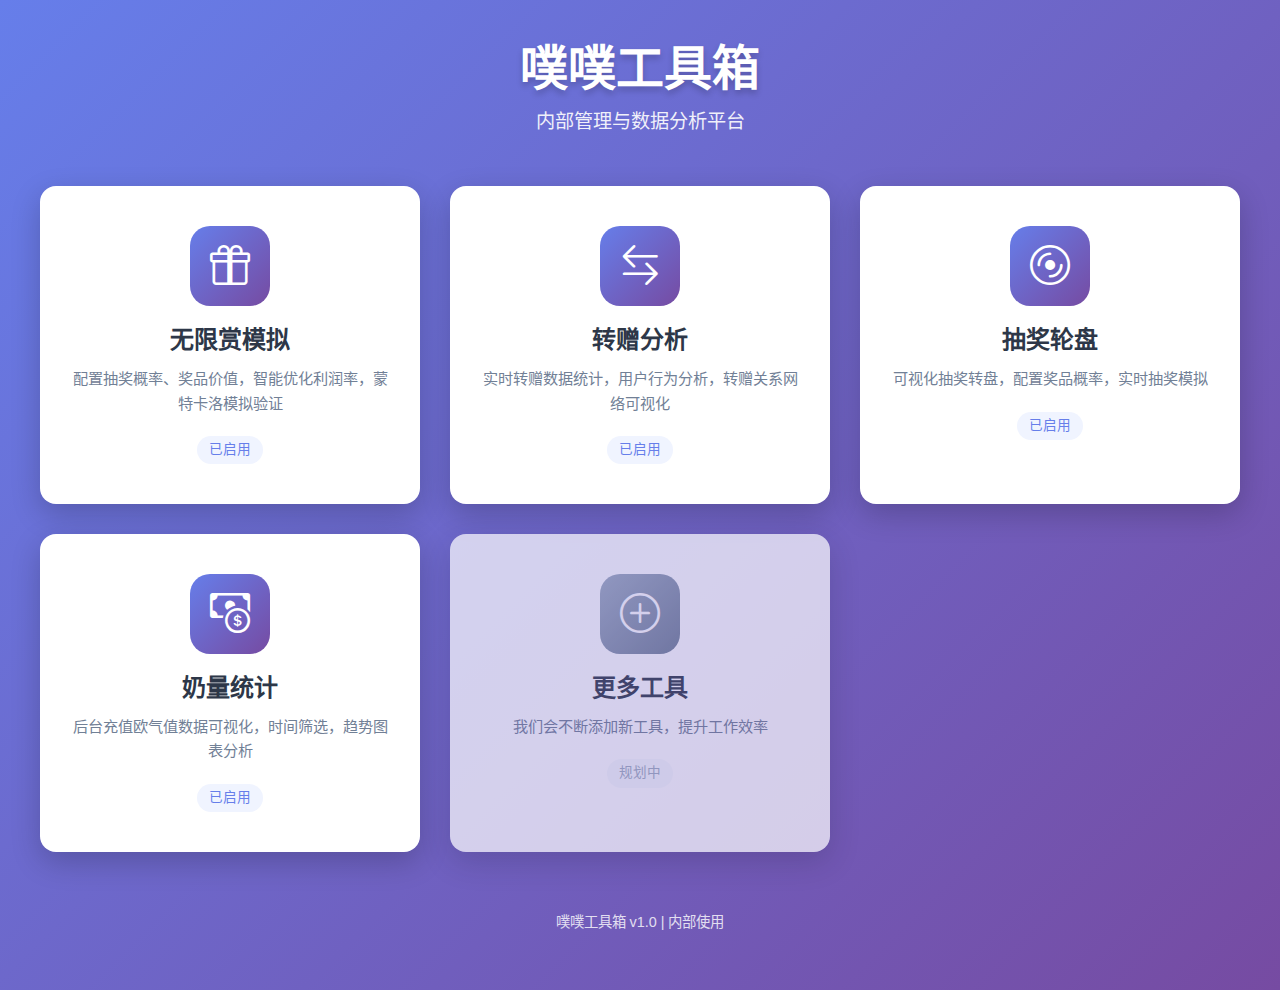
<file: index.html>
<!DOCTYPE html>
<html lang="zh-CN">
<head>
    <meta charset="UTF-8">
    <meta name="viewport" content="width=device-width, initial-scale=1.0">
    <title>噗噗工具箱</title>

    <link href="https://cdn.jsdelivr.net/npm/bootstrap@5.3.0/dist/css/bootstrap.min.css" rel="stylesheet">
    <link rel="stylesheet" href="https://cdn.jsdelivr.net/npm/bootstrap-icons@1.11.0/font/bootstrap-icons.css">

    <style>
        * {
            margin: 0;
            padding: 0;
            box-sizing: border-box;
        }

        body {
            background: linear-gradient(135deg, #667eea 0%, #764ba2 100%);
            min-height: 100vh;
            font-family: 'Microsoft YaHei', 'Segoe UI', -apple-system, BlinkMacSystemFont, sans-serif;
            padding: 40px 20px;
        }

        .toolbox-container {
            max-width: 1200px;
            margin: 0 auto;
        }

        .header {
            text-align: center;
            color: white;
            margin-bottom: 50px;
            animation: fadeInDown 0.8s ease-out;
        }

        .header h1 {
            font-size: 3rem;
            font-weight: 700;
            margin-bottom: 10px;
            text-shadow: 0 4px 6px rgba(0, 0, 0, 0.2);
        }

        .header p {
            font-size: 1.2rem;
            opacity: 0.9;
        }

        .tools-grid {
            display: grid;
            grid-template-columns: repeat(auto-fit, minmax(320px, 1fr));
            gap: 30px;
            animation: fadeInUp 0.8s ease-out 0.2s both;
        }

        .tool-card {
            background: white;
            border-radius: 16px;
            padding: 40px 30px;
            text-align: center;
            box-shadow: 0 10px 30px rgba(0, 0, 0, 0.2);
            transition: all 0.3s ease;
            cursor: pointer;
            text-decoration: none;
            color: inherit;
            display: block;
            position: relative;
            overflow: hidden;
        }

        .tool-card::before {
            content: '';
            position: absolute;
            top: 0;
            left: 0;
            width: 100%;
            height: 4px;
            background: linear-gradient(90deg, #667eea, #764ba2);
            transform: scaleX(0);
            transition: transform 0.3s ease;
        }

        .tool-card:hover {
            transform: translateY(-8px);
            box-shadow: 0 15px 40px rgba(0, 0, 0, 0.3);
        }

        .tool-card:hover::before {
            transform: scaleX(1);
        }

        .tool-icon {
            width: 80px;
            height: 80px;
            margin: 0 auto 20px;
            background: linear-gradient(135deg, #667eea 0%, #764ba2 100%);
            border-radius: 20px;
            display: flex;
            align-items: center;
            justify-content: center;
            font-size: 2.5rem;
            color: white;
            transition: all 0.3s ease;
        }

        .tool-card:hover .tool-icon {
            transform: scale(1.1) rotate(5deg);
        }

        .tool-title {
            font-size: 1.5rem;
            font-weight: 600;
            margin-bottom: 12px;
            color: #2d3748;
        }

        .tool-description {
            color: #718096;
            font-size: 0.95rem;
            line-height: 1.6;
            margin-bottom: 20px;
        }

        .tool-badge {
            display: inline-block;
            padding: 4px 12px;
            background: #f0f4ff;
            color: #667eea;
            border-radius: 20px;
            font-size: 0.85rem;
            font-weight: 500;
        }

        .tool-card.coming-soon {
            opacity: 0.7;
            cursor: not-allowed;
        }

        .tool-card.coming-soon .tool-icon {
            background: linear-gradient(135deg, #a0aec0 0%, #718096 100%);
        }

        .tool-card.coming-soon .tool-badge {
            background: #f7fafc;
            color: #a0aec0;
        }

        .footer {
            text-align: center;
            color: white;
            margin-top: 60px;
            opacity: 0.8;
            font-size: 0.9rem;
        }

        @keyframes fadeInDown {
            from {
                opacity: 0;
                transform: translateY(-30px);
            }
            to {
                opacity: 1;
                transform: translateY(0);
            }
        }

        @keyframes fadeInUp {
            from {
                opacity: 0;
                transform: translateY(30px);
            }
            to {
                opacity: 1;
                transform: translateY(0);
            }
        }

        @media (max-width: 768px) {
            .header h1 {
                font-size: 2rem;
            }

            .header p {
                font-size: 1rem;
            }

            .tools-grid {
                grid-template-columns: 1fr;
                gap: 20px;
            }

            .tool-card {
                padding: 30px 20px;
            }
        }
    </style>
</head>
<body>
    <div class="toolbox-container">
        <!-- 标题 -->
        <div class="header">
            <h1>噗噗工具箱</h1>
            <p>内部管理与数据分析平台</p>
        </div>

        <!-- 工具网格 -->
        <div class="tools-grid">
            <!-- 无限赏模拟 -->
            <a href="tools/lottery-feishu/index.html" class="tool-card">
                <div class="tool-icon">
                    <i class="bi bi-gift"></i>
                </div>
                <h3 class="tool-title">无限赏模拟</h3>
                <p class="tool-description">配置抽奖概率、奖品价值，智能优化利润率，蒙特卡洛模拟验证</p>
                <span class="tool-badge">已启用</span>
            </a>

            <!-- 转赠分析 -->
            <a href="tools/transfer/index.html" class="tool-card">
                <div class="tool-icon">
                    <i class="bi bi-arrow-left-right"></i>
                </div>
                <h3 class="tool-title">转赠分析</h3>
                <p class="tool-description">实时转赠数据统计，用户行为分析，转赠关系网络可视化</p>
                <span class="tool-badge">已启用</span>
            </a>

            <!-- 抽奖轮盘 -->
            <a href="tools/lottery/index.html" class="tool-card">
                <div class="tool-icon">
                    <i class="bi bi-disc"></i>
                </div>
                <h3 class="tool-title">抽奖轮盘</h3>
                <p class="tool-description">可视化抽奖转盘，配置奖品概率，实时抽奖模拟</p>
                <span class="tool-badge">已启用</span>
            </a>

            <!-- 奶量统计 -->
            <a href="tools/recharge-stats/index.php" class="tool-card">
                <div class="tool-icon">
                    <i class="bi bi-cash-coin"></i>
                </div>
                <h3 class="tool-title">奶量统计</h3>
                <p class="tool-description">后台充值欧气值数据可视化，时间筛选，趋势图表分析</p>
                <span class="tool-badge">已启用</span>
            </a>

            <!-- 占位：未来工具 -->
            <div class="tool-card coming-soon">
                <div class="tool-icon">
                    <i class="bi bi-plus-circle"></i>
                </div>
                <h3 class="tool-title">更多工具</h3>
                <p class="tool-description">我们会不断添加新工具，提升工作效率</p>
                <span class="tool-badge">规划中</span>
            </div>
        </div>

        <!-- 页脚 -->
        <div class="footer">
            <p>噗噗工具箱 v1.0 | 内部使用</p>
        </div>
    </div>

    <script src="https://cdn.jsdelivr.net/npm/bootstrap@5.3.0/dist/js/bootstrap.bundle.min.js"></script>
</body>
</html>
</file>
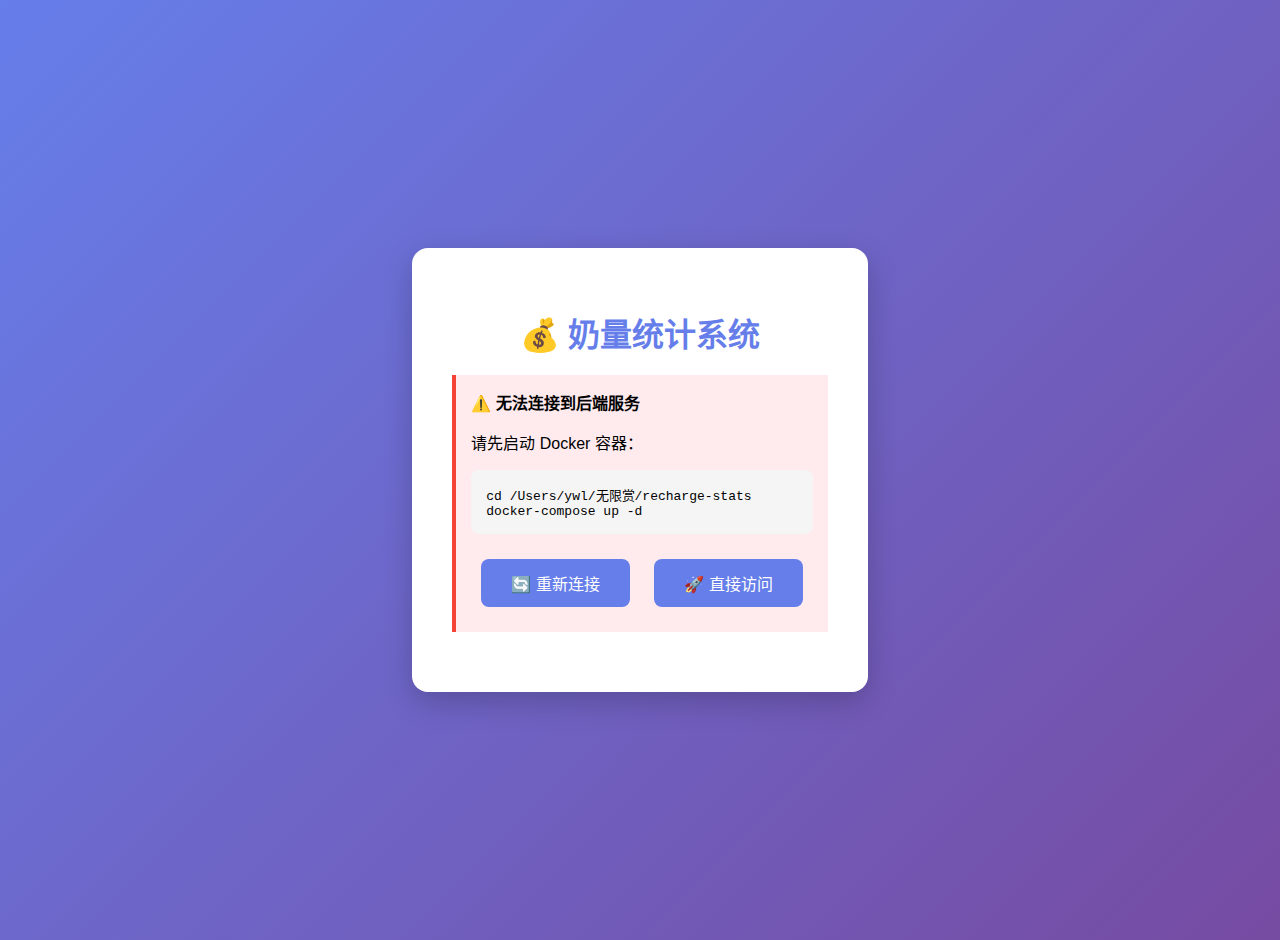
<file: tools/recharge-stats/index.html>
<!DOCTYPE html>
<html lang="zh-CN">
<head>
    <meta charset="UTF-8">
    <meta name="viewport" content="width=device-width, initial-scale=1.0">
    <title>💰 奶量统计系统</title>
    <style>
        body {
            background: linear-gradient(135deg, #667eea 0%, #764ba2 100%);
            min-height: 100vh;
            display: flex;
            align-items: center;
            justify-content: center;
            font-family: 'Microsoft YaHei', sans-serif;
            margin: 0;
            padding: 20px;
        }
        .container {
            background: white;
            border-radius: 16px;
            padding: 40px;
            max-width: 600px;
            box-shadow: 0 10px 30px rgba(0,0,0,0.2);
            text-align: center;
        }
        h1 { color: #667eea; margin-bottom: 20px; }
        .loading { font-size: 48px; animation: spin 1s linear infinite; }
        @keyframes spin { to { transform: rotate(360deg); } }
        .message { color: #666; margin: 20px 0; line-height: 1.6; }
        .error {  background: #ffebee; border-left: 4px solid #f44336; padding: 15px; margin: 20px 0; text-align: left; }
        .code { background: #f5f5f5; padding: 15px; border-radius: 8px; font-family: monospace; margin: 15px 0; text-align: left; }
        .btn { background: #667eea; color: white; border: none; padding: 12px 30px; border-radius: 8px; cursor: pointer; font-size: 16px; margin: 10px; }
        .btn:hover { background: #5568d3; }
    </style>
</head>
<body>
    <div class="container">
        <h1>💰 奶量统计系统</h1>
        <div class="loading">⏳</div>
        <p class="message">正在连接本地服务...</p>
        <div id="error" class="error" style="display:none;">
            <strong>⚠️ 无法连接到后端服务</strong>
            <p>请先启动 Docker 容器：</p>
            <div class="code">cd /Users/ywl/无限赏/recharge-stats<br>docker-compose up -d</div>
            <button class="btn" onclick="location.reload()">🔄 重新连接</button>
            <button class="btn" onclick="window.location.href='http://localhost:8002/index.php'">🚀 直接访问</button>
        </div>
    </div>
    <script>
        // 通过Cloudflare Tunnel访问后端服务
        const BACKEND_URL = 'https://parliament-blackberry-ethnic-tions.trycloudflare.com';

        // 检测服务是否运行
        fetch(BACKEND_URL + '/index.php', { method: 'HEAD' })
            .then(() => {
                // 服务运行中，直接跳转
                window.location.href = BACKEND_URL + '/index.php';
            })
            .catch(() => {
                // 服务未运行，显示错误提示
                document.querySelector('.loading').style.display = 'none';
                document.querySelector('.message').style.display = 'none';
                document.getElementById('error').style.display = 'block';
            });
    </script>
</body>
</html>
</file>
